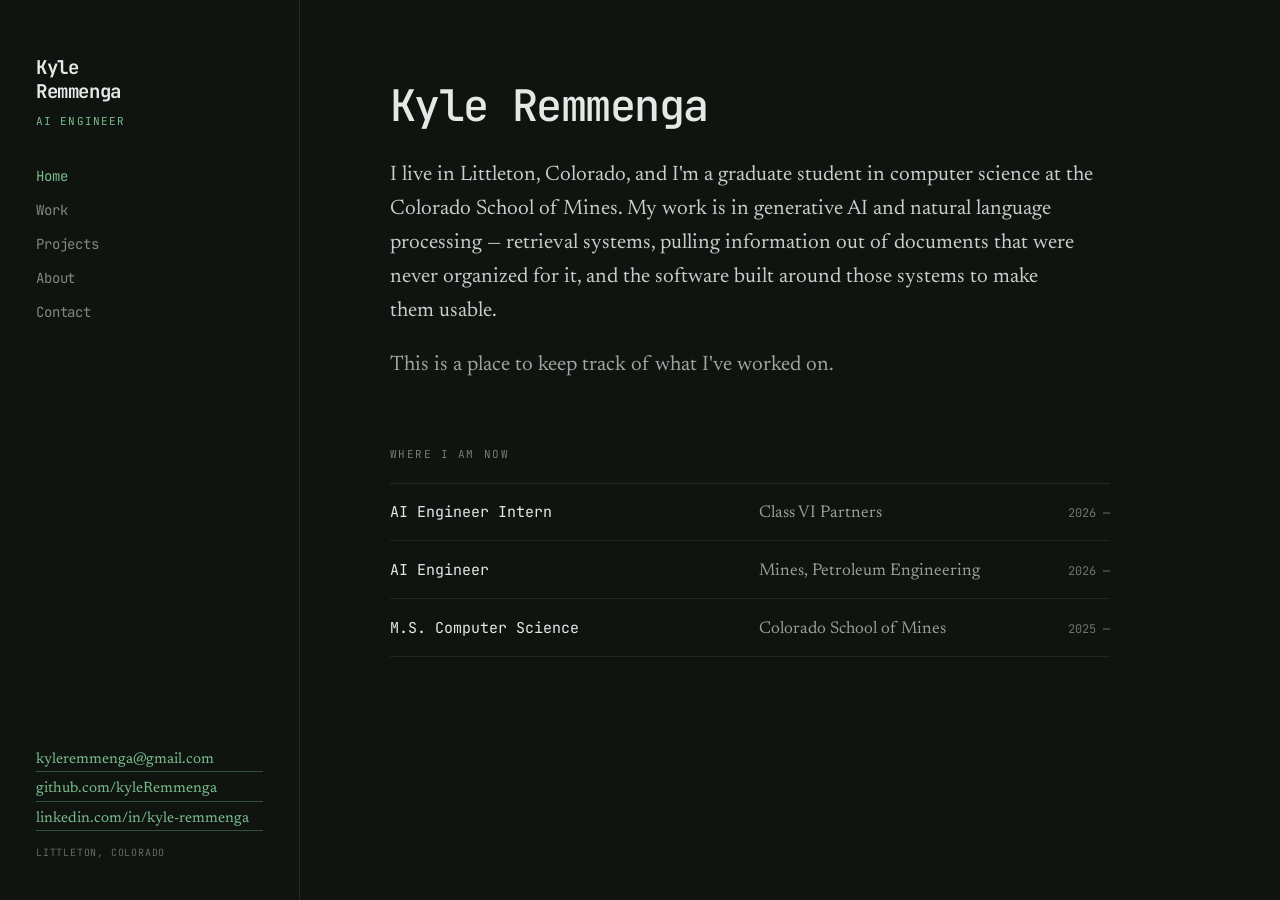
<file: index.html>
<!doctype html>
<html lang="en">
<head>
  <meta charset="utf-8">
  <meta name="viewport" content="width=device-width, initial-scale=1">
  <title>Kyle Remmenga</title>
  <link rel="preconnect" href="https://fonts.googleapis.com">
  <link rel="preconnect" href="https://fonts.gstatic.com" crossorigin>
  <link href="https://fonts.googleapis.com/css2?family=JetBrains+Mono:wght@400;500;700&family=Newsreader:ital,opsz,wght@0,6..72,300;0,6..72,400;0,6..72,500;1,6..72,400&display=swap" rel="stylesheet">
  <link rel="stylesheet" href="style.css">
</head>
<body>
  <div class="shell">
    <aside class="rail">
      <div class="rail-name">
        <div class="rail-name-text">Kyle<br>Remmenga</div>
        <div class="rail-role">AI Engineer</div>
      </div>

      <nav>
        <a href="index.html" aria-current="page">Home</a>
        <a href="work.html">Work</a>
        <a href="projects.html">Projects</a>
        <a href="about.html">About</a>
        <a href="contact.html">Contact</a>
      </nav>

      <div class="rail-contact">
        <div class="rail-contact-links">
          <a href="mailto:kyleremmenga@gmail.com">kyleremmenga@gmail.com</a>
          <a href="https://github.com/kyleRemmenga" target="_blank" rel="noopener">github.com/kyleRemmenga</a>
          <a href="https://www.linkedin.com/in/kyle-remmenga-61690029b" target="_blank" rel="noopener">linkedin.com/in/kyle-remmenga</a>
        </div>
        <div class="rail-location">Littleton, Colorado</div>
      </div>
    </aside>

    <main>
      <div class="content-inner">
        <h1 class="page-title">Kyle Remmenga</h1>
        <p class="lead" style="color: oklch(0.85 0.006 152);">I live in Littleton, Colorado, and I'm a graduate student in computer science at the Colorado School of Mines. My work is in generative AI and natural language processing — retrieval systems, pulling information out of documents that were never organized for it, and the software built around those systems to make them usable.</p>
        <p class="lead" style="color: var(--intro); margin-bottom: 64px;">This is a place to keep track of what I've worked on.</p>

        <div class="eyebrow">Where I am now</div>
        <div class="now-list">
          <div class="now-row">
            <div class="now-role">AI Engineer Intern</div>
            <div class="now-org">Class VI Partners</div>
            <div class="now-year">2026 —</div>
          </div>
          <div class="now-row">
            <div class="now-role">AI Engineer</div>
            <div class="now-org">Mines, Petroleum Engineering</div>
            <div class="now-year">2026 —</div>
          </div>
          <div class="now-row">
            <div class="now-role">M.S. Computer Science</div>
            <div class="now-org">Colorado School of Mines</div>
            <div class="now-year">2025 —</div>
          </div>
        </div>
      </div>
    </main>
  </div>
</body>
</html>
</file>
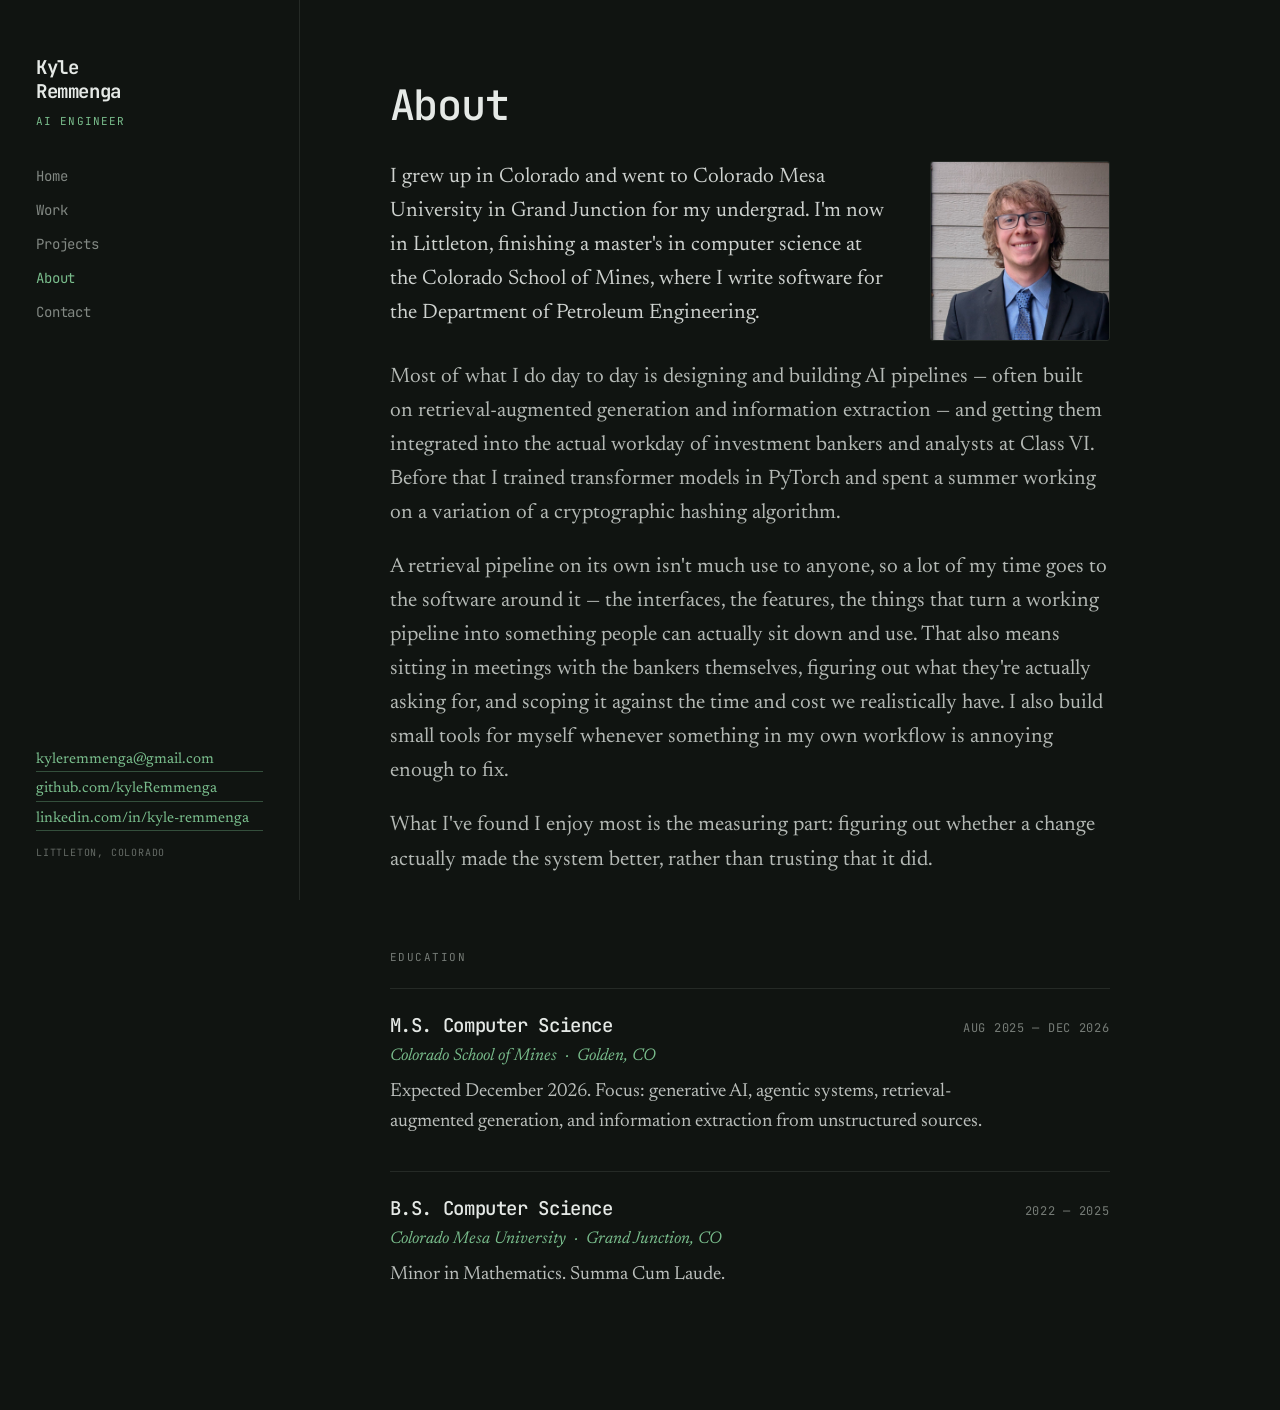
<file: about.html>
<!doctype html>
<html lang="en">
<head>
  <meta charset="utf-8">
  <meta name="viewport" content="width=device-width, initial-scale=1">
  <title>About — Kyle Remmenga</title>
  <link rel="preconnect" href="https://fonts.googleapis.com">
  <link rel="preconnect" href="https://fonts.gstatic.com" crossorigin>
  <link href="https://fonts.googleapis.com/css2?family=JetBrains+Mono:wght@400;500;700&family=Newsreader:ital,opsz,wght@0,6..72,300;0,6..72,400;0,6..72,500;1,6..72,400&display=swap" rel="stylesheet">
  <link rel="stylesheet" href="style.css">
</head>
<body>
  <div class="shell">
    <aside class="rail">
      <div class="rail-name">
        <div class="rail-name-text">Kyle<br>Remmenga</div>
        <div class="rail-role">AI Engineer</div>
      </div>

      <nav>
        <a href="index.html">Home</a>
        <a href="work.html">Work</a>
        <a href="projects.html">Projects</a>
        <a href="about.html" aria-current="page">About</a>
        <a href="contact.html">Contact</a>
      </nav>

      <div class="rail-contact">
        <div class="rail-contact-links">
          <a href="mailto:kyleremmenga@gmail.com">kyleremmenga@gmail.com</a>
          <a href="https://github.com/kyleRemmenga" target="_blank" rel="noopener">github.com/kyleRemmenga</a>
          <a href="https://www.linkedin.com/in/kyle-remmenga-61690029b" target="_blank" rel="noopener">linkedin.com/in/kyle-remmenga</a>
        </div>
        <div class="rail-location">Littleton, Colorado</div>
      </div>
    </aside>

    <main>
      <div class="content-inner">
        <h1 class="section-title" style="margin-bottom: 32px;">About</h1>
        <div class="about-head">
          <div class="about-head-text">
            <p class="lead about-lead" style="color: var(--body);">I grew up in Colorado and went to Colorado Mesa University in Grand Junction for my undergrad. I'm now in Littleton, finishing a master's in computer science at the Colorado School of Mines, where I write software for the Department of Petroleum Engineering.</p>
          </div>
          <img class="portrait" src="assets/headshot.jpg" alt="Kyle Remmenga"
               width="800" height="800">
        </div>
        <p class="lead about-lead" style="color: var(--body-secondary-2);">Most of what I do day to day is designing and building AI pipelines — often built on retrieval-augmented generation and information extraction — and getting them integrated into the actual workday of investment bankers and analysts at Class VI. Before that I trained transformer models in PyTorch and spent a summer working on a variation of a cryptographic hashing algorithm.</p>
        <p class="lead about-lead" style="color: var(--body-secondary-2);">A retrieval pipeline on its own isn't much use to anyone, so a lot of my time goes to the software around it — the interfaces, the features, the things that turn a working pipeline into something people can actually sit down and use. That also means sitting in meetings with the bankers themselves, figuring out what they're actually asking for, and scoping it against the time and cost we realistically have. I also build small tools for myself whenever something in my own workflow is annoying enough to fix.</p>
        <p class="lead about-lead" style="color: var(--body-secondary-2); margin-bottom: 72px;">What I've found I enjoy most is the measuring part: figuring out whether a change actually made the system better, rather than trusting that it did.</p>

        <div class="eyebrow" style="margin-bottom: 24px;">Education</div>
        <div class="education">
          <div class="edu-entry">
            <div class="edu-header">
              <h2 class="edu-title">M.S. Computer Science</h2>
              <div class="edu-date">AUG 2025 — DEC 2026</div>
            </div>
            <div class="edu-school">Colorado School of Mines &nbsp;·&nbsp; Golden, CO</div>
            <p class="edu-desc">Expected December 2026. Focus: generative AI, agentic systems, retrieval-augmented generation, and information extraction from unstructured sources.</p>
          </div>
          <div class="edu-entry">
            <div class="edu-header">
              <h2 class="edu-title">B.S. Computer Science</h2>
              <div class="edu-date">2022 — 2025</div>
            </div>
            <div class="edu-school">Colorado Mesa University &nbsp;·&nbsp; Grand Junction, CO</div>
            <p class="edu-desc">Minor in Mathematics. Summa Cum Laude.</p>
          </div>
        </div>
      </div>
    </main>
  </div>
</body>
</html>
</file>
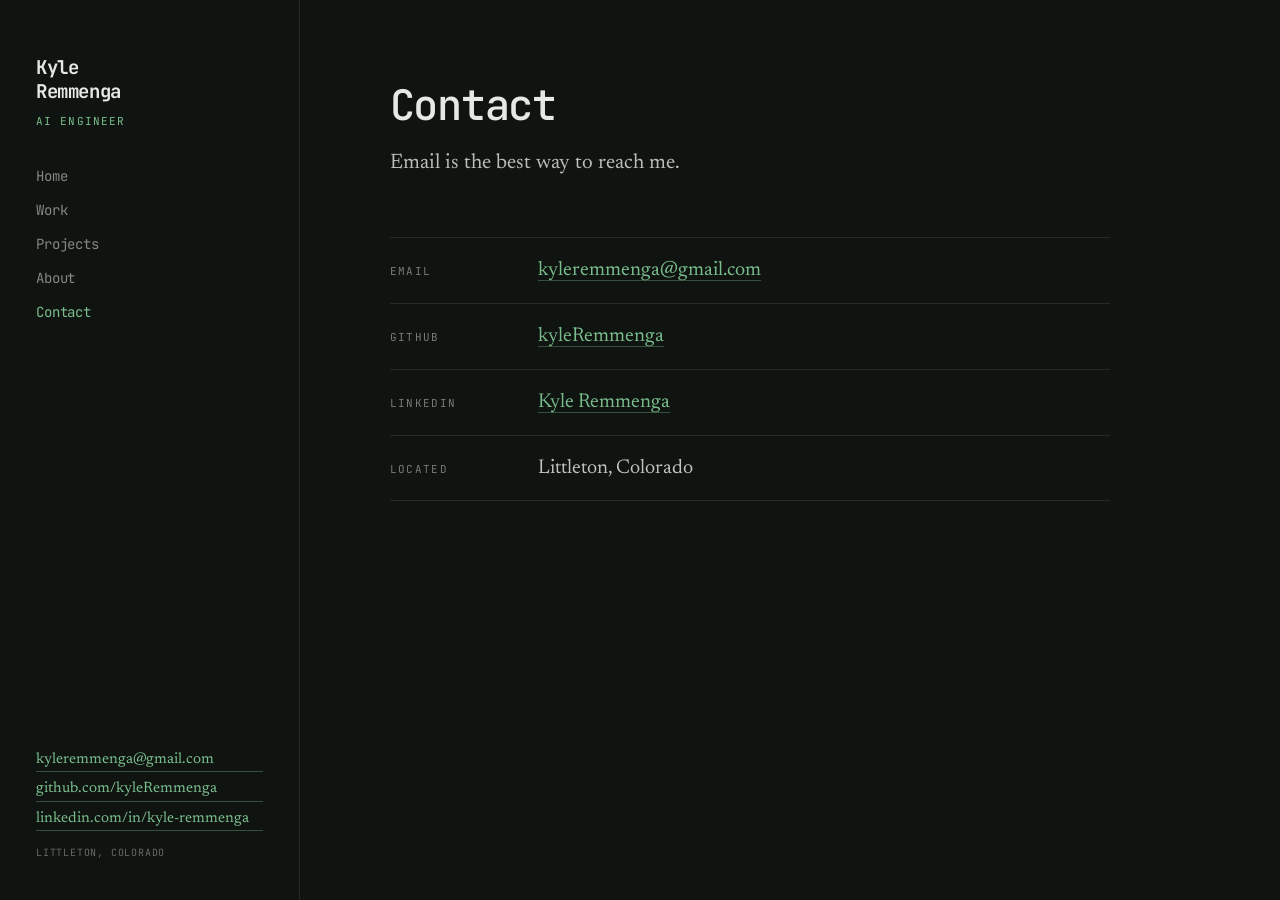
<file: contact.html>
<!doctype html>
<html lang="en">
<head>
  <meta charset="utf-8">
  <meta name="viewport" content="width=device-width, initial-scale=1">
  <title>Contact — Kyle Remmenga</title>
  <link rel="preconnect" href="https://fonts.googleapis.com">
  <link rel="preconnect" href="https://fonts.gstatic.com" crossorigin>
  <link href="https://fonts.googleapis.com/css2?family=JetBrains+Mono:wght@400;500;700&family=Newsreader:ital,opsz,wght@0,6..72,300;0,6..72,400;0,6..72,500;1,6..72,400&display=swap" rel="stylesheet">
  <link rel="stylesheet" href="style.css">
</head>
<body>
  <div class="shell">
    <aside class="rail">
      <div class="rail-name">
        <div class="rail-name-text">Kyle<br>Remmenga</div>
        <div class="rail-role">AI Engineer</div>
      </div>

      <nav>
        <a href="index.html">Home</a>
        <a href="work.html">Work</a>
        <a href="projects.html">Projects</a>
        <a href="about.html">About</a>
        <a href="contact.html" aria-current="page">Contact</a>
      </nav>

      <div class="rail-contact">
        <div class="rail-contact-links">
          <a href="mailto:kyleremmenga@gmail.com">kyleremmenga@gmail.com</a>
          <a href="https://github.com/kyleRemmenga" target="_blank" rel="noopener">github.com/kyleRemmenga</a>
          <a href="https://www.linkedin.com/in/kyle-remmenga-61690029b" target="_blank" rel="noopener">linkedin.com/in/kyle-remmenga</a>
        </div>
        <div class="rail-location">Littleton, Colorado</div>
      </div>
    </aside>

    <main>
      <div class="content-inner">
        <h1 class="section-title">Contact</h1>
        <p class="lead" style="color: oklch(0.80 0.008 152); max-width: 56ch; margin-bottom: 56px;">Email is the best way to reach me.</p>

        <div class="contact-list">
          <div class="contact-row">
            <div class="contact-label">Email</div>
            <div class="contact-value"><a href="mailto:kyleremmenga@gmail.com">kyleremmenga@gmail.com</a></div>
          </div>
          <div class="contact-row">
            <div class="contact-label">GitHub</div>
            <div class="contact-value"><a href="https://github.com/kyleRemmenga" target="_blank" rel="noopener">kyleRemmenga</a></div>
          </div>
          <div class="contact-row">
            <div class="contact-label">LinkedIn</div>
            <div class="contact-value"><a href="https://www.linkedin.com/in/kyle-remmenga-61690029b" target="_blank" rel="noopener">Kyle Remmenga</a></div>
          </div>
          <div class="contact-row">
            <div class="contact-label">Located</div>
            <div class="contact-value static">Littleton, Colorado</div>
          </div>
        </div>
      </div>
    </main>
  </div>
</body>
</html>
</file>
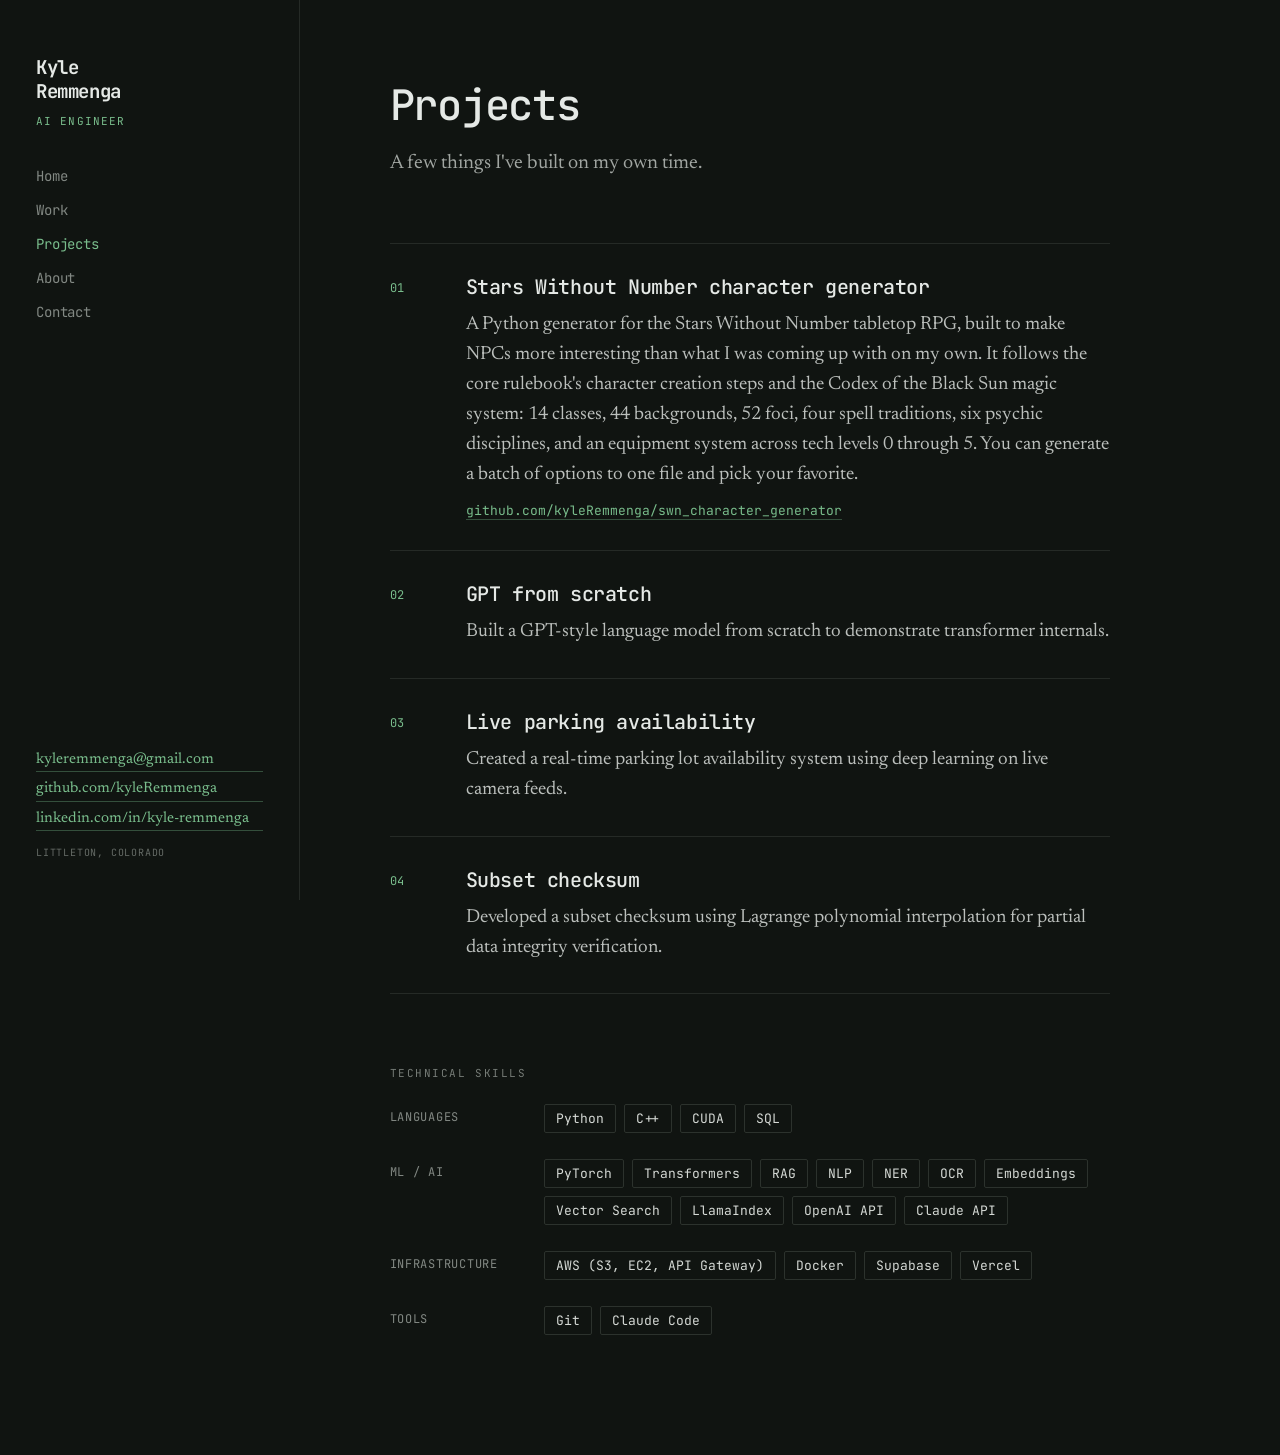
<file: projects.html>
<!doctype html>
<html lang="en">
<head>
  <meta charset="utf-8">
  <meta name="viewport" content="width=device-width, initial-scale=1">
  <title>Projects — Kyle Remmenga</title>
  <link rel="preconnect" href="https://fonts.googleapis.com">
  <link rel="preconnect" href="https://fonts.gstatic.com" crossorigin>
  <link href="https://fonts.googleapis.com/css2?family=JetBrains+Mono:wght@400;500;700&family=Newsreader:ital,opsz,wght@0,6..72,300;0,6..72,400;0,6..72,500;1,6..72,400&display=swap" rel="stylesheet">
  <link rel="stylesheet" href="style.css">
</head>
<body>
  <div class="shell">
    <aside class="rail">
      <div class="rail-name">
        <div class="rail-name-text">Kyle<br>Remmenga</div>
        <div class="rail-role">AI Engineer</div>
      </div>

      <nav>
        <a href="index.html">Home</a>
        <a href="work.html">Work</a>
        <a href="projects.html" aria-current="page">Projects</a>
        <a href="about.html">About</a>
        <a href="contact.html">Contact</a>
      </nav>

      <div class="rail-contact">
        <div class="rail-contact-links">
          <a href="mailto:kyleremmenga@gmail.com">kyleremmenga@gmail.com</a>
          <a href="https://github.com/kyleRemmenga" target="_blank" rel="noopener">github.com/kyleRemmenga</a>
          <a href="https://www.linkedin.com/in/kyle-remmenga-61690029b" target="_blank" rel="noopener">linkedin.com/in/kyle-remmenga</a>
        </div>
        <div class="rail-location">Littleton, Colorado</div>
      </div>
    </aside>

    <main>
      <div class="content-inner">
        <h1 class="section-title">Projects</h1>
        <p class="section-intro">A few things I've built on my own time.</p>

        <div class="projects">
          <div class="project-row">
            <div class="project-num">01</div>
            <div class="project-body">
              <h2 class="project-title">Stars Without Number character generator</h2>
              <p class="project-desc">A Python generator for the Stars Without Number tabletop RPG, built to make NPCs more interesting than what I was coming up with on my own. It follows the core rulebook's character creation steps and the Codex of the Black Sun magic system: 14 classes, 44 backgrounds, 52 foci, four spell traditions, six psychic disciplines, and an equipment system across tech levels 0 through 5. You can generate a batch of options to one file and pick your favorite.</p>
              <p class="project-repo"><a href="https://github.com/kyleRemmenga/swn_character_generator" target="_blank" rel="noopener">github.com/kyleRemmenga/swn_character_generator</a></p>
            </div>
          </div>
          <div class="project-row">
            <div class="project-num">02</div>
            <div class="project-body">
              <h2 class="project-title">GPT from scratch</h2>
              <p class="project-desc">Built a GPT-style language model from scratch to demonstrate transformer internals.</p>
            </div>
          </div>
          <div class="project-row">
            <div class="project-num">03</div>
            <div class="project-body">
              <h2 class="project-title">Live parking availability</h2>
              <p class="project-desc">Created a real-time parking lot availability system using deep learning on live camera feeds.</p>
            </div>
          </div>
          <div class="project-row">
            <div class="project-num">04</div>
            <div class="project-body">
              <h2 class="project-title">Subset checksum</h2>
              <p class="project-desc">Developed a subset checksum using Lagrange polynomial interpolation for partial data integrity verification.</p>
            </div>
          </div>
        </div>

        <div class="skills-eyebrow">Technical Skills</div>
        <div class="skills">
          <div class="skill-group">
            <div class="skill-label">Languages</div>
            <div class="skill-chips">
              <span>Python</span>
              <span>C++</span>
              <span>CUDA</span>
              <span>SQL</span>
            </div>
          </div>
          <div class="skill-group">
            <div class="skill-label">ML / AI</div>
            <div class="skill-chips">
              <span>PyTorch</span>
              <span>Transformers</span>
              <span>RAG</span>
              <span>NLP</span>
              <span>NER</span>
              <span>OCR</span>
              <span>Embeddings</span>
              <span>Vector Search</span>
              <span>LlamaIndex</span>
              <span>OpenAI API</span>
              <span>Claude API</span>
            </div>
          </div>
          <div class="skill-group">
            <div class="skill-label">Infrastructure</div>
            <div class="skill-chips">
              <span>AWS (S3, EC2, API Gateway)</span>
              <span>Docker</span>
              <span>Supabase</span>
              <span>Vercel</span>
            </div>
          </div>
          <div class="skill-group">
            <div class="skill-label">Tools</div>
            <div class="skill-chips">
              <span>Git</span>
              <span>Claude Code</span>
            </div>
          </div>
        </div>
      </div>
    </main>
  </div>
</body>
</html>
</file>
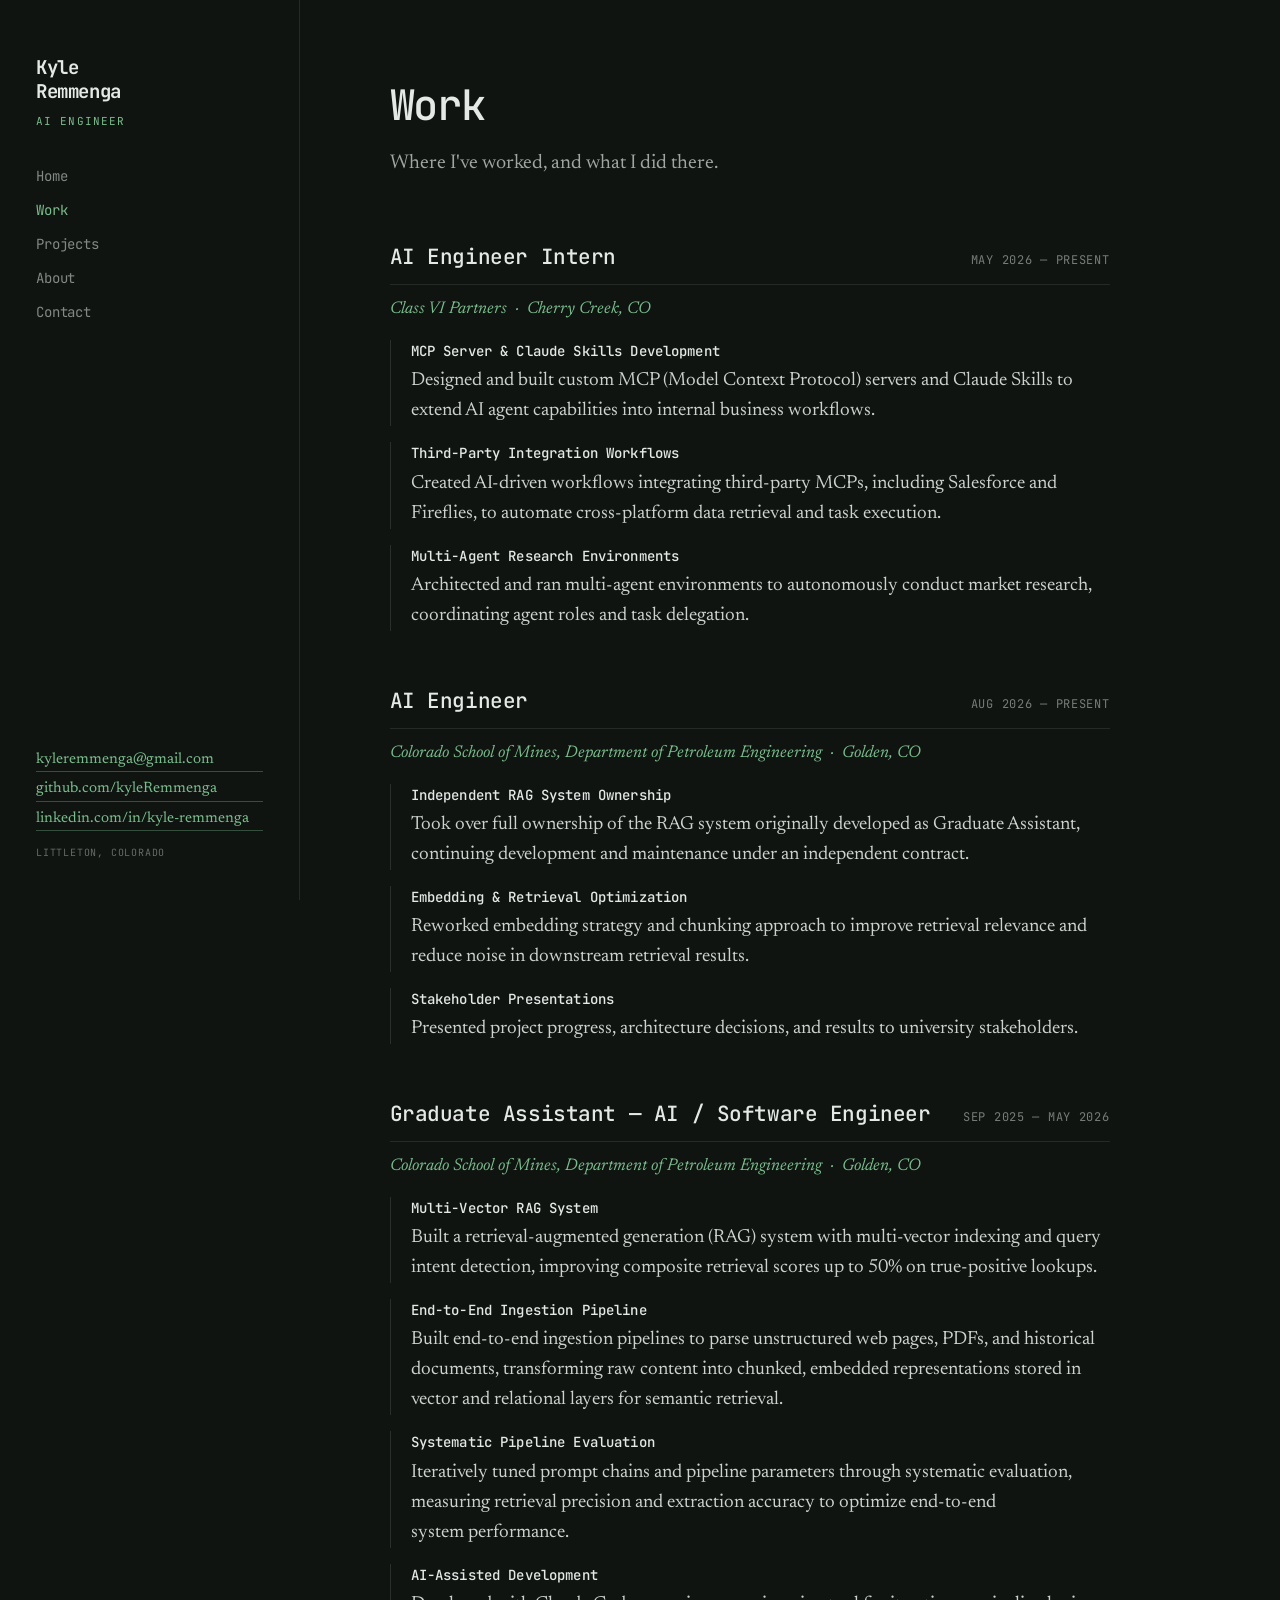
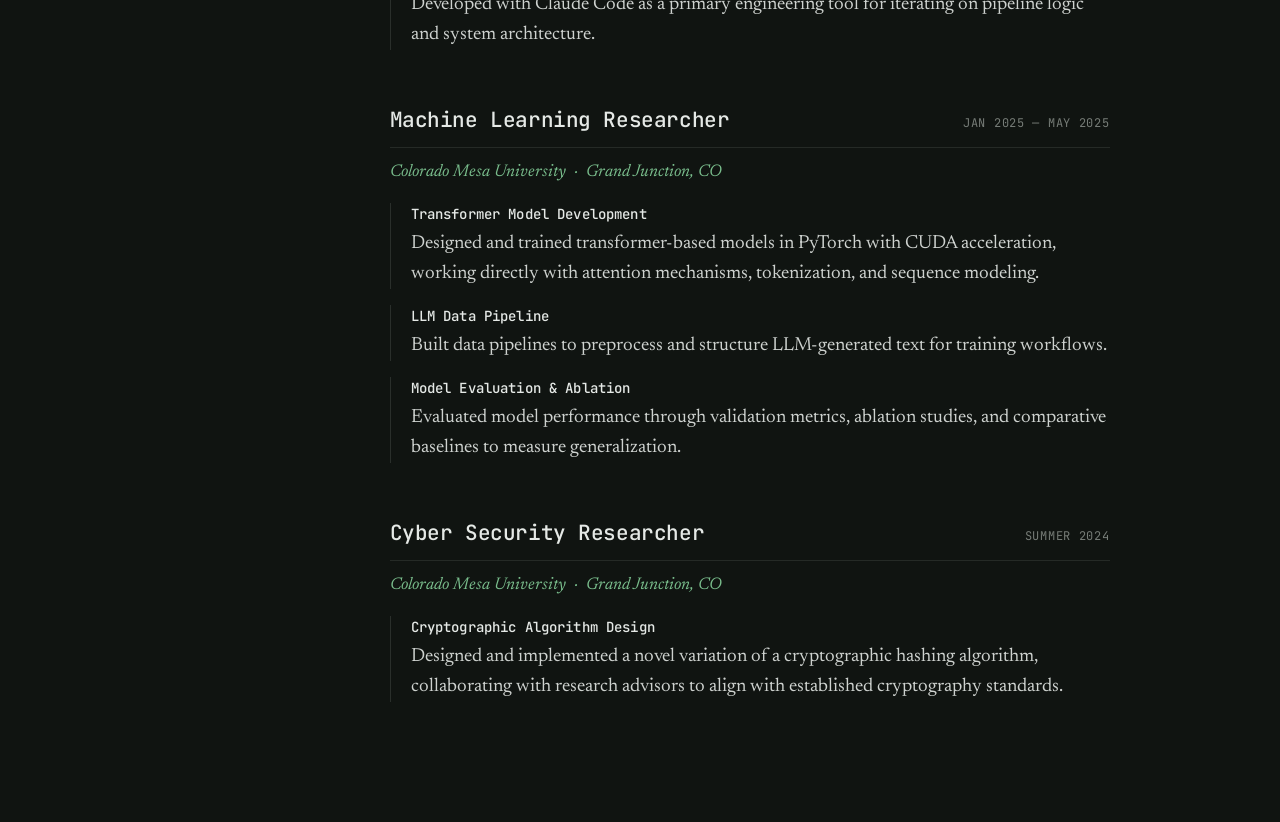
<file: work.html>
<!doctype html>
<html lang="en">
<head>
  <meta charset="utf-8">
  <meta name="viewport" content="width=device-width, initial-scale=1">
  <title>Work — Kyle Remmenga</title>
  <link rel="preconnect" href="https://fonts.googleapis.com">
  <link rel="preconnect" href="https://fonts.gstatic.com" crossorigin>
  <link href="https://fonts.googleapis.com/css2?family=JetBrains+Mono:wght@400;500;700&family=Newsreader:ital,opsz,wght@0,6..72,300;0,6..72,400;0,6..72,500;1,6..72,400&display=swap" rel="stylesheet">
  <link rel="stylesheet" href="style.css">
</head>
<body>
  <div class="shell">
    <aside class="rail">
      <div class="rail-name">
        <div class="rail-name-text">Kyle<br>Remmenga</div>
        <div class="rail-role">AI Engineer</div>
      </div>

      <nav>
        <a href="index.html">Home</a>
        <a href="work.html" aria-current="page">Work</a>
        <a href="projects.html">Projects</a>
        <a href="about.html">About</a>
        <a href="contact.html">Contact</a>
      </nav>

      <div class="rail-contact">
        <div class="rail-contact-links">
          <a href="mailto:kyleremmenga@gmail.com">kyleremmenga@gmail.com</a>
          <a href="https://github.com/kyleRemmenga" target="_blank" rel="noopener">github.com/kyleRemmenga</a>
          <a href="https://www.linkedin.com/in/kyle-remmenga-61690029b" target="_blank" rel="noopener">linkedin.com/in/kyle-remmenga</a>
        </div>
        <div class="rail-location">Littleton, Colorado</div>
      </div>
    </aside>

    <main>
      <div class="content-inner">
        <h1 class="section-title">Work</h1>
        <p class="section-intro">Where I've worked, and what I did there.</p>

        <div class="jobs">
          <article class="job">
            <div class="job-header">
              <h2 class="job-title">AI Engineer Intern</h2>
              <div class="job-date">MAY 2026 — PRESENT</div>
            </div>
            <div class="job-employer">Class VI Partners &nbsp;·&nbsp; Cherry Creek, CO</div>
            <ul>
              <li><strong>MCP Server &amp; Claude Skills Development</strong>Designed and built custom MCP (Model Context Protocol) servers and Claude Skills to extend AI agent capabilities into internal business workflows.</li>
              <li><strong>Third-Party Integration Workflows</strong>Created AI-driven workflows integrating third-party MCPs, including Salesforce and Fireflies, to automate cross-platform data retrieval and task execution.</li>
              <li><strong>Multi-Agent Research Environments</strong>Architected and ran multi-agent environments to autonomously conduct market research, coordinating agent roles and task delegation.</li>
            </ul>
          </article>

          <article class="job">
            <div class="job-header">
              <h2 class="job-title">AI Engineer</h2>
              <div class="job-date">AUG 2026 — PRESENT</div>
            </div>
            <div class="job-employer">Colorado School of Mines, Department of Petroleum Engineering &nbsp;·&nbsp; Golden, CO</div>
            <ul>
              <li><strong>Independent RAG System Ownership</strong>Took over full ownership of the RAG system originally developed as Graduate Assistant, continuing development and maintenance under an independent contract.</li>
              <li><strong>Embedding &amp; Retrieval Optimization</strong>Reworked embedding strategy and chunking approach to improve retrieval relevance and reduce noise in downstream retrieval results.</li>
              <li><strong>Stakeholder Presentations</strong>Presented project progress, architecture decisions, and results to university stakeholders.</li>
            </ul>
          </article>

          <article class="job">
            <div class="job-header">
              <h2 class="job-title">Graduate Assistant — AI / Software Engineer</h2>
              <div class="job-date">SEP 2025 — MAY 2026</div>
            </div>
            <div class="job-employer">Colorado School of Mines, Department of Petroleum Engineering &nbsp;·&nbsp; Golden, CO</div>
            <ul>
              <li><strong>Multi-Vector RAG System</strong>Built a retrieval-augmented generation (RAG) system with multi-vector indexing and query intent detection, improving composite retrieval scores up to 50% on true-positive lookups.</li>
              <li><strong>End-to-End Ingestion Pipeline</strong>Built end-to-end ingestion pipelines to parse unstructured web pages, PDFs, and historical documents, transforming raw content into chunked, embedded representations stored in vector and relational layers for semantic retrieval.</li>
              <li><strong>Systematic Pipeline Evaluation</strong>Iteratively tuned prompt chains and pipeline parameters through systematic evaluation, measuring retrieval precision and extraction accuracy to optimize end-to-end system performance.</li>
              <li><strong>AI-Assisted Development</strong>Developed with Claude Code as a primary engineering tool for iterating on pipeline logic and system architecture.</li>
            </ul>
          </article>

          <article class="job">
            <div class="job-header">
              <h2 class="job-title">Machine Learning Researcher</h2>
              <div class="job-date">JAN 2025 — MAY 2025</div>
            </div>
            <div class="job-employer">Colorado Mesa University &nbsp;·&nbsp; Grand Junction, CO</div>
            <ul>
              <li><strong>Transformer Model Development</strong>Designed and trained transformer-based models in PyTorch with CUDA acceleration, working directly with attention mechanisms, tokenization, and sequence modeling.</li>
              <li><strong>LLM Data Pipeline</strong>Built data pipelines to preprocess and structure LLM-generated text for training workflows.</li>
              <li><strong>Model Evaluation &amp; Ablation</strong>Evaluated model performance through validation metrics, ablation studies, and comparative baselines to measure generalization.</li>
            </ul>
          </article>

          <article class="job">
            <div class="job-header">
              <h2 class="job-title">Cyber Security Researcher</h2>
              <div class="job-date">SUMMER 2024</div>
            </div>
            <div class="job-employer">Colorado Mesa University &nbsp;·&nbsp; Grand Junction, CO</div>
            <ul>
              <li><strong>Cryptographic Algorithm Design</strong>Designed and implemented a novel variation of a cryptographic hashing algorithm, collaborating with research advisors to align with established cryptography standards.</li>
            </ul>
          </article>
        </div>
      </div>
    </main>
  </div>
</body>
</html>
</file>
<file: style.css>
/* Kyle Remmenga — personal site
   Design tokens transcribed from the handoff spec; hue 152 throughout. */

:root {
  color-scheme: dark;

  --accent: oklch(0.74 0.10 152);
  --accent-hover: oklch(0.86 0.09 152);

  --bg: oklch(0.185 0.008 152);
  --heading: oklch(0.93 0.006 152);
  --body: oklch(0.86 0.006 152);
  --body-secondary: oklch(0.80 0.006 152);
  --body-secondary-2: oklch(0.78 0.008 152);
  --intro: oklch(0.72 0.008 152);
  --meta: oklch(0.58 0.010 152);
  --skill-label: oklch(0.62 0.010 152);
  --faint: oklch(0.52 0.010 152);
  --rule: oklch(0.28 0.010 152);
  --rule-secondary: oklch(0.26 0.010 152);
  --chip-border: oklch(0.31 0.012 152);
  --bullet-rule: oklch(0.30 0.010 152);
}

* {
  box-sizing: border-box;
}

html,
body {
  margin: 0;
  padding: 0;
  background: var(--bg);
}

body {
  font-family: Newsreader, Georgia, serif;
  color: var(--heading);
  -webkit-font-smoothing: antialiased;
}

a {
  color: var(--accent);
  text-decoration: none;
  border-bottom: 1px solid color-mix(in oklch, var(--accent) 35%, transparent);
  transition: border-color 0.25s ease, color 0.25s ease;
}

a:hover {
  color: var(--accent-hover);
  border-bottom-color: var(--accent-hover);
}

::selection {
  background: color-mix(in oklch, var(--accent) 30%, transparent);
}

@keyframes riseIn {
  from {
    opacity: 0;
    transform: translateY(10px);
  }
  to {
    opacity: 1;
    transform: none;
  }
}

/* Shell */

.shell {
  min-height: 100vh;
  display: flex;
  align-items: stretch;
  background: var(--bg);
  color: var(--heading);
}

/* Left rail */

.rail {
  flex: 0 1 300px;
  min-width: 232px;
  border-right: 1px solid var(--rule);
  padding: 56px 36px 40px;
  display: flex;
  flex-direction: column;
  gap: 40px;
  position: sticky;
  top: 0;
  align-self: flex-start;
  height: 100vh;
}

.rail-name {
  display: flex;
  flex-direction: column;
  gap: 10px;
}

.rail-name-text {
  font-family: "JetBrains Mono", monospace;
  font-weight: 700;
  font-size: 19px;
  letter-spacing: -0.02em;
  line-height: 1.25;
}

.rail-role {
  font-family: "JetBrains Mono", monospace;
  font-size: 11px;
  letter-spacing: 0.10em;
  text-transform: uppercase;
  color: var(--accent);
}

.rail nav {
  display: flex;
  flex-direction: column;
  gap: 2px;
  margin-top: -8px;
}

.rail nav a {
  appearance: none;
  background: none;
  border: 0;
  text-align: left;
  cursor: pointer;
  padding: 7px 0;
  font-family: "JetBrains Mono", monospace;
  font-size: 14px;
  letter-spacing: -0.01em;
  transition: color 0.22s ease;
  color: oklch(0.62 0.010 152);
}

.rail nav a:hover {
  color: var(--heading);
}

.rail nav a[aria-current="page"] {
  color: var(--accent);
}

.rail-contact {
  margin-top: auto;
  display: flex;
  flex-direction: column;
  gap: 14px;
  font-size: 15px;
  line-height: 1.5;
}

.rail-contact-links {
  display: flex;
  flex-direction: column;
  gap: 6px;
}

.rail-location {
  font-family: "JetBrains Mono", monospace;
  font-size: 10px;
  letter-spacing: 0.08em;
  text-transform: uppercase;
  color: var(--faint);
}

/* Content column */

main {
  flex: 1 1 360px;
  min-width: 0;
  padding: 0 clamp(32px, 7vw, 110px);
}

.content-inner {
  max-width: 720px;
  padding: clamp(56px, 9vh, 120px) 0 120px;
  animation: riseIn 0.5s cubic-bezier(0.2, 0.7, 0.3, 1) both;
}

.page-title {
  font-family: "JetBrains Mono", monospace;
  font-weight: 500;
  font-size: clamp(30px, 3.4vw, 48px);
  line-height: 1.14;
  letter-spacing: -0.035em;
  margin: 0 0 28px;
  text-wrap: balance;
}

.section-title {
  font-family: "JetBrains Mono", monospace;
  font-weight: 500;
  font-size: clamp(30px, 4vw, 42px);
  line-height: 1.15;
  letter-spacing: -0.03em;
  margin: 0 0 18px;
}

.lead {
  font-size: 21px;
  line-height: 1.62;
  margin: 0 0 20px;
  text-wrap: pretty;
}

.section-intro {
  font-size: 20px;
  line-height: 1.6;
  color: var(--intro);
  margin: 0 0 64px;
  max-width: 60ch;
  text-wrap: pretty;
}

.eyebrow {
  font-family: "JetBrains Mono", monospace;
  font-size: 11px;
  letter-spacing: 0.14em;
  text-transform: uppercase;
  color: var(--meta);
  margin-bottom: 22px;
}

/* Home: "where I am now" list */

.now-list {
  display: flex;
  flex-direction: column;
  gap: 1px;
  border-top: 1px solid var(--rule);
}

.now-row {
  display: flex;
  flex-wrap: wrap;
  gap: 4px 20px;
  align-items: baseline;
  padding: 18px 0;
  border-bottom: 1px solid var(--rule-secondary);
}

.now-role {
  flex: 1 1 240px;
  font-family: "JetBrains Mono", monospace;
  font-size: 15px;
}

.now-org {
  flex: 1 1 180px;
  font-size: 17px;
  color: oklch(0.70 0.008 152);
}

.now-year {
  font-family: "JetBrains Mono", monospace;
  font-size: 12px;
  color: oklch(0.55 0.010 152);
}

/* Work page */

.jobs {
  display: flex;
  flex-direction: column;
  gap: 56px;
}

.job {
  display: flex;
  flex-direction: column;
  gap: 16px;
}

.job-header {
  display: flex;
  flex-wrap: wrap;
  justify-content: space-between;
  gap: 6px 24px;
  align-items: baseline;
  padding-bottom: 14px;
  border-bottom: 1px solid var(--rule);
}

.job-title {
  font-family: "JetBrains Mono", monospace;
  font-weight: 500;
  font-size: 21px;
  letter-spacing: -0.02em;
  margin: 0;
}

.job-date {
  font-family: "JetBrains Mono", monospace;
  font-size: 12px;
  letter-spacing: 0.06em;
  color: var(--meta);
}

.job-employer {
  font-size: 17px;
  font-style: italic;
  color: var(--accent);
}

.job ul {
  margin: 6px 0 0;
  padding: 0;
  list-style: none;
  display: flex;
  flex-direction: column;
  gap: 16px;
}

.job li {
  font-size: 19px;
  line-height: 1.58;
  color: var(--body);
  padding-left: 20px;
  border-left: 1px solid var(--bullet-rule);
  text-wrap: pretty;
}

.job li strong {
  font-family: "JetBrains Mono", monospace;
  font-size: 14px;
  font-weight: 500;
  letter-spacing: 0.01em;
  color: var(--heading);
  display: block;
  margin-bottom: 4px;
}

/* Projects page */

.projects {
  display: flex;
  flex-direction: column;
  gap: 1px;
}

.project-row {
  padding: 30px 0;
  border-top: 1px solid var(--rule);
  display: flex;
  flex-wrap: wrap;
  gap: 10px 32px;
}

.project-row:last-child {
  border-bottom: 1px solid var(--rule);
}

.project-num {
  flex: 0 0 44px;
  font-family: "JetBrains Mono", monospace;
  font-size: 12px;
  color: var(--accent);
  padding-top: 6px;
}

.project-body {
  flex: 1 1 380px;
  min-width: 0;
}

.project-title {
  font-family: "JetBrains Mono", monospace;
  font-weight: 500;
  font-size: 20px;
  letter-spacing: -0.02em;
  margin: 0 0 10px;
}

.project-desc {
  font-size: 19px;
  line-height: 1.58;
  color: var(--body-secondary);
  margin: 0;
  text-wrap: pretty;
}

.project-desc + .project-repo {
  margin-top: 12px;
}

.project-repo {
  font-family: "JetBrains Mono", monospace;
  font-size: 13px;
  margin: 0;
}

.skills-eyebrow {
  font-family: "JetBrains Mono", monospace;
  font-size: 11px;
  letter-spacing: 0.14em;
  text-transform: uppercase;
  color: var(--meta);
  margin: 72px 0 24px;
}

.skills {
  display: flex;
  flex-direction: column;
  gap: 26px;
}

.skill-group {
  display: flex;
  flex-wrap: wrap;
  gap: 8px 24px;
}

.skill-label {
  flex: 0 0 130px;
  font-family: "JetBrains Mono", monospace;
  font-size: 12px;
  letter-spacing: 0.06em;
  text-transform: uppercase;
  color: var(--skill-label);
  padding-top: 5px;
}

.skill-chips {
  flex: 1 1 320px;
  display: flex;
  flex-wrap: wrap;
  gap: 8px;
}

.skill-chips span {
  font-family: "JetBrains Mono", monospace;
  font-size: 13px;
  padding: 5px 11px;
  border: 1px solid var(--chip-border);
  border-radius: 2px;
  color: oklch(0.88 0.006 152);
}

/* About page */

.about-head {
  display: flex;
  align-items: flex-start;
  gap: 40px;
  margin-bottom: 20px;
}

.about-head-text {
  flex: 1 1 auto;
  min-width: 0;
}

.about-head-text > p:last-child {
  margin-bottom: 0;
}

.portrait {
  flex: 0 0 auto;
  display: block;
  width: 180px;
  height: 180px;
  object-fit: cover;
  border-radius: 3px;
  border: 1px solid var(--rule);
}

.about-lead {
  max-width: 62ch;
}

.education {
  display: flex;
  flex-direction: column;
  gap: 34px;
}

.edu-entry {
  padding-top: 24px;
  border-top: 1px solid var(--rule);
}

.edu-header {
  display: flex;
  flex-wrap: wrap;
  justify-content: space-between;
  gap: 4px 20px;
  align-items: baseline;
  margin-bottom: 10px;
}

.edu-title {
  font-family: "JetBrains Mono", monospace;
  font-weight: 500;
  font-size: 19px;
  letter-spacing: -0.02em;
  margin: 0;
}

.edu-date {
  font-family: "JetBrains Mono", monospace;
  font-size: 12px;
  letter-spacing: 0.06em;
  color: var(--meta);
}

.edu-school {
  font-size: 17px;
  font-style: italic;
  color: var(--accent);
  margin-bottom: 12px;
}

.edu-desc {
  font-size: 19px;
  line-height: 1.58;
  color: var(--body-secondary);
  margin: 0;
  max-width: 60ch;
  text-wrap: pretty;
}

/* Contact page */

.contact-list {
  display: flex;
  flex-direction: column;
  gap: 1px;
}

.contact-row {
  display: flex;
  flex-wrap: wrap;
  gap: 6px 28px;
  align-items: baseline;
  padding: 22px 0;
  border-top: 1px solid var(--rule);
}

.contact-list > .contact-row:last-child {
  border-bottom: 1px solid var(--rule);
}

.contact-label {
  flex: 0 0 120px;
  font-family: "JetBrains Mono", monospace;
  font-size: 11px;
  letter-spacing: 0.12em;
  text-transform: uppercase;
  color: var(--meta);
}

.contact-value {
  flex: 1 1 260px;
  font-size: 20px;
}

.contact-value.static {
  color: oklch(0.82 0.006 152);
}

/* Responsive */

@media (max-width: 600px) {
  .about-head {
    flex-direction: column;
    gap: 26px;
  }

  .about-head .portrait {
    order: -1;
  }
}

@media (max-width: 860px) {
  .shell {
    flex-direction: column;
  }

  .rail {
    position: static;
    height: auto;
    flex: 1 1 auto;
    border-right: 0;
    border-bottom: 1px solid var(--rule);
    padding: 34px 28px 26px;
    gap: 26px;
  }

  .rail nav {
    flex-direction: row;
    flex-wrap: wrap;
    gap: 4px 22px;
    margin-top: 0;
  }

  .rail-contact {
    margin-top: 0;
  }
}
</file>
